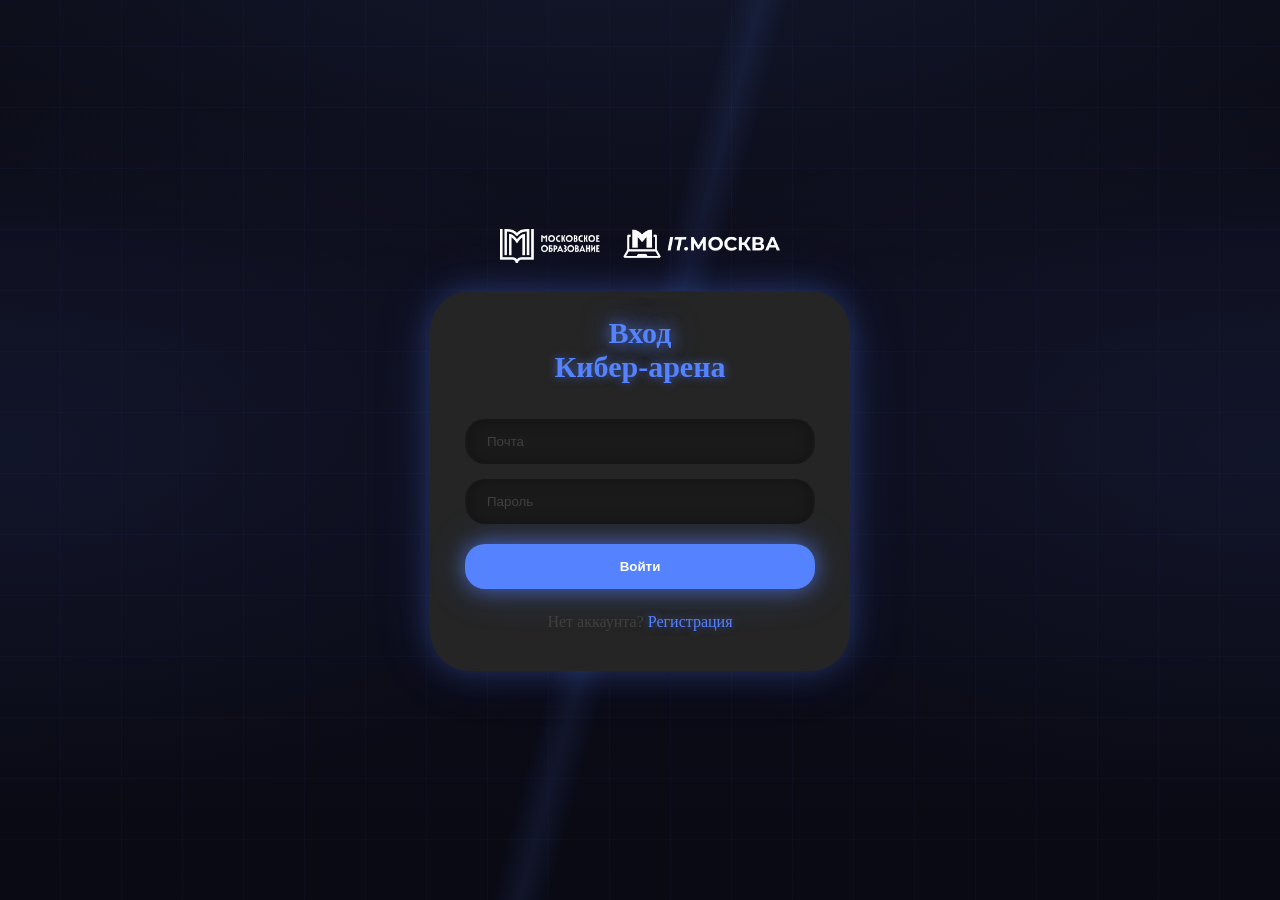
<file: forma-kiber/forma-signin.html>
<!DOCTYPE html>
<html lang="ru">
<head>
    <meta charset="UTF-8">
    <meta name="viewport" content="width=device-width, initial-scale=1.0">
    <link rel="stylesheet" href="forma-signin.css">
    <title>Sign in "Кибер-арена"</title>
    <style>
        .notification-container {
            position: fixed;
            bottom: 20px;
            right: 20px;
            z-index: 1000;
            max-width: 350px;
        }
        .notification {
            background: #252525;
            border-radius: 12px;
            padding: 16px 20px;
            color: white;
            transform: translateX(100%);
            animation: slideIn 0.3s ease forwards;
            display: flex;
            align-items: center;
            gap: 12px;
            margin-bottom: 10px;
            border-left: 4px solid;
            box-shadow: 0 0 20px rgba(0, 0, 0, 0.3);
        }
        .notification.success {
            border-left-color: #00ff88;
        }
        .notification.error {
            border-left-color: #ff4444;
        }
        .notification__icon {
            font-size: 1.5rem;
        }
        .notification.success .notification__icon {
            color: #00ff88;
        }
        .notification.error .notification__icon {
            color: #ff4444;
        }
        @keyframes slideIn {
            from { transform: translateX(100%); opacity: 0; }
            to { transform: translateX(0); opacity: 1; }
        }
        .notification.fade-out {
            animation: fadeOut 0.3s ease forwards;
        }
        @keyframes fadeOut {
            from { transform: translateX(0); opacity: 1; }
            to { transform: translateX(100%); opacity: 0; }
        }
    </style>
</head>
<body>
  <div class="signin-page">
    <header class="page-header">
      <img src="logo.png" alt="Московское образование. IT.МОСКВА" class="page-header__logo">
    </header>
    <div class="container">
    <div class="heading">Вход</div>
    <div class="heading kiber">Кибер-арена</div>
    <form action="" class="form" id="signin-form">
      <input required="" class="input" type="email" name="email" id="email" placeholder="Почта">
      <input required="" class="input" type="password" name="password" id="password" placeholder="Пароль">
      <span class="forgot-password"><a href="#"></a></span>
      <input class="login-button" type="submit" value="Войти">
      
    </form>
    <div class="social-account-container">
        
    </div>
	<p class="signup">Нет аккаунта?
		<a rel="noopener noreferrer" href="forma-signup.html" class="regi">Регистрация</a>
	</p>
</div>
  </div>
  
  <!-- Контейнер для уведомлений -->
  <div id="notification-container" class="notification-container"></div>
  
  <script src="../kiber-arena-data.js"></script>
  <script>
    // Функция для показа уведомления
    function showNotification(message, type) {
        const container = document.getElementById('notification-container');
        
        // Удаляем предыдущее уведомление
        const oldNotification = container.querySelector('.notification');
        if (oldNotification) oldNotification.remove();
        
        // Создаем уведомление
        const notification = document.createElement('div');
        notification.className = `notification ${type}`;
        
        const icon = type === 'success' ? '✅' : '❌';
        
        notification.innerHTML = `
            <span class="notification__icon">${icon}</span>
            <span>${message}</span>
        `;
        
        container.appendChild(notification);
        
        // Удаляем через 2 секунды и перенаправляем если успех
        setTimeout(() => {
            notification.classList.add('fade-out');
            setTimeout(() => {
                notification.remove();
                if (type === 'success') {
                    window.location.href = '../kiber-arena.html';
                }
            }, 300);
        }, 2000);
    }
  
    (function() {
      if (typeof initStorage === 'function') initStorage();
      var form = document.getElementById('signin-form');
      if (form) {
        form.addEventListener('submit', async function(e) {
          e.preventDefault();
          var email = (document.getElementById('email') || {}).value;
          var password = (document.getElementById('password') || {}).value;
          if (!email || !password) return;
          
          // Сначала проверяем в локальном хранилище (для старых пользователей)
          var users = typeof getUsers === 'function' ? getUsers() : [];
          var localUser = users.find(function(u) { return u.email === email && u.password === password; });
          
          if (localUser && typeof setCurrentUser === 'function') {
            setCurrentUser(localUser);
            showNotification('Успешный вход', 'success');
            return;
          }
          
          // Если нет в локальном, проверяем на сервере
          try {
            const response = await fetch('/api/login', {
              method: 'POST',
              headers: {
                'Content-Type': 'application/json'
              },
              body: JSON.stringify({ email, password })
            });
            
            const data = await response.json();
            
            if (response.ok) {
              // Сохраняем пользователя в локальное хранилище
              if (typeof setCurrentUser === 'function') {
                setCurrentUser(data.user);
              }
              showNotification('Успешный вход', 'success');
            } else {
              showNotification('Неверная почта или пароль', 'error');
            }
          } catch (error) {
            console.error('Ошибка сервера:', error);
            showNotification('Неверная почта или пароль', 'error');
          }
        });
      }
    })();
  </script>
</body>
</html>
</file>
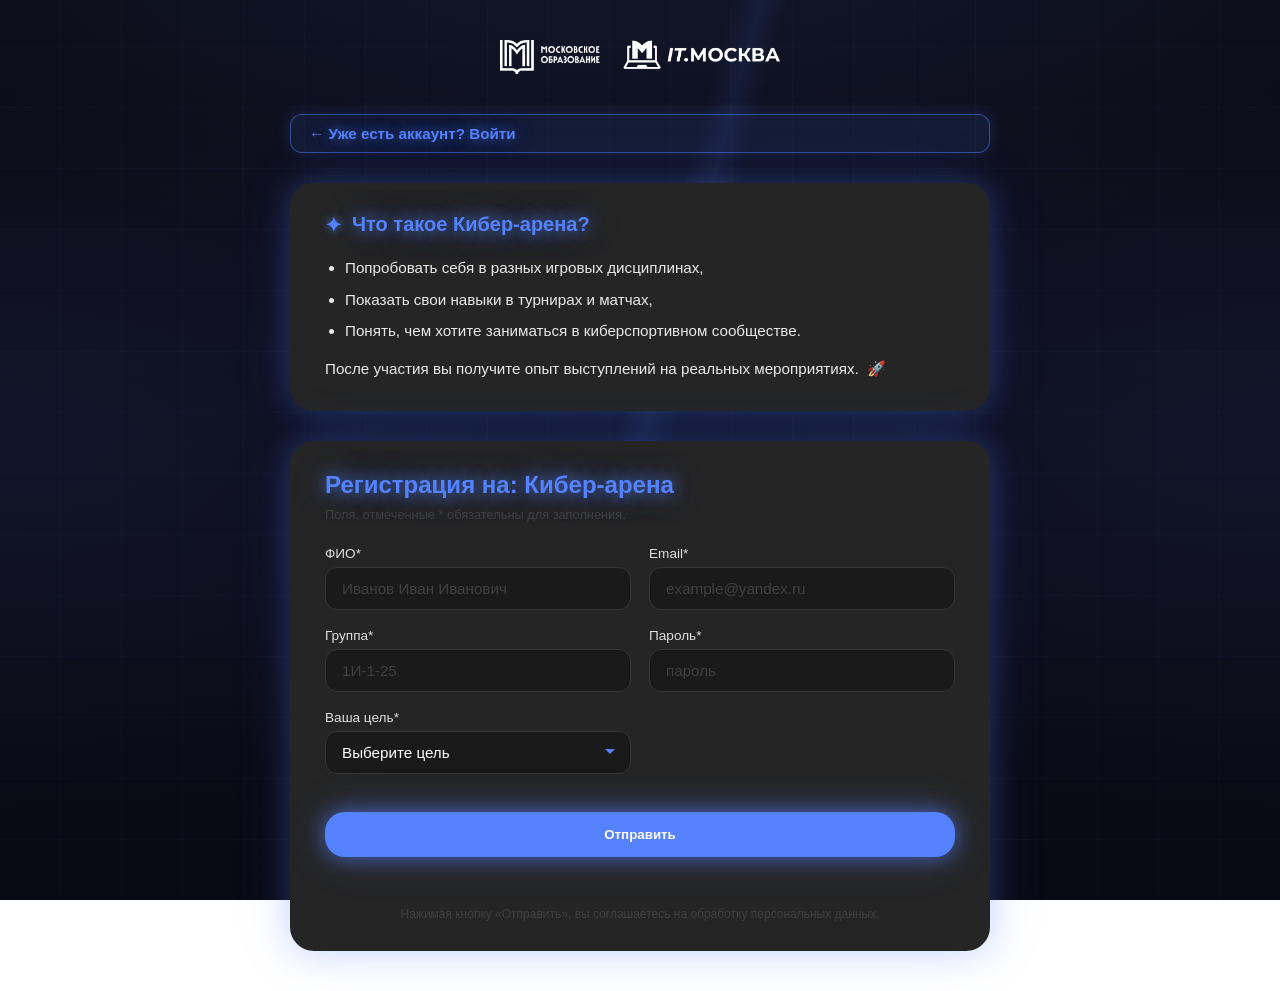
<file: forma-kiber/forma-signup.html>
<!DOCTYPE html>
<html lang="ru">
<head>
    <meta charset="UTF-8">
    <meta name="viewport" content="width=device-width, initial-scale=1.0">
    <link rel="stylesheet" href="forma-signup.css">
    <title>Регистрация — Кибер-арена</title>
    <style>
        .notification-container {
            position: fixed;
            bottom: 20px;
            right: 20px;
            z-index: 1000;
            max-width: 350px;
        }
        .notification {
            background: #252525;
            border-radius: 12px;
            padding: 16px 20px;
            color: white;
            transform: translateX(100%);
            animation: slideIn 0.3s ease forwards;
            display: flex;
            align-items: center;
            gap: 12px;
            margin-bottom: 10px;
            box-shadow: 0 0 20px rgba(0, 0, 0, 0.3);
        }
        .notification.success {
            border-left: 4px solid #00ff88;
        }
        .notification.error {
            border-left: 4px solid #ff4444;
        }
        .notification__icon {
            font-size: 1.5rem;
        }
        .notification.success .notification__icon {
            color: #00ff88;
        }
        .notification.error .notification__icon {
            color: #ff4444;
        }
        @keyframes slideIn {
            from { transform: translateX(100%); opacity: 0; }
            to { transform: translateX(0); opacity: 1; }
        }
        .notification.fade-out {
            animation: fadeOut 0.3s ease forwards;
        }
        @keyframes fadeOut {
            from { transform: translateX(0); opacity: 1; }
            to { transform: translateX(100%); opacity: 0; }
        }
    </style>
</head>
<body>
    <div class="page">
        <header class="page-header">
            <img src="logo.png" alt="Московское образование. IT.МОСКВА" class="page-header__logo">
        </header>
        <a href="forma-signin.html" class="back-button">← Уже есть аккаунт? Войти</a>
        <!-- Блок «Что такое Кибер-Арена» -->
        <section class="info-card">
            <h2 class="info-card__title">
                <span class="info-card__icon">✦</span>
                Что такое Кибер-арена?
            </h2>
            
            <ul class="info-card__list">
                <li>Попробовать себя в разных игровых дисциплинах,</li>
                <li>Показать свои навыки в турнирах и матчах,</li>
                <li>Понять, чем хотите заниматься в киберспортивном сообществе.</li>
            </ul>
            <p class="info-card__conclusion">
                После участия вы получите опыт выступлений на реальных мероприятиях.
                <span class="info-card__emoji">🚀</span>
            </p>
        </section>
        <section class="form-card">
            <h1 class="form-card__title">Регистрация на: Кибер-арена</h1>
            <p class="form-card__subtitle">Поля, отмеченные * обязательны для заполнения.</p>
            <form action="" class="form" id="signup-form">
                <div class="form__row">
                    <div class="form__field">
                        <label for="fio">ФИО*</label>
                        <input required type="text" id="fio" name="fio" placeholder="Иванов Иван Иванович">
                    </div>
                    <div class="form__field">
                        <label for="email">Email*</label>
                        <input required type="email" id="email" name="email" placeholder="example@yandex.ru">
                    </div>
                    
                </div>

                <div class="form__row">
                    <div class="form__field">
                        <label for="group">Группа*</label>
                        <input required type="text" id="group" name="group" placeholder="1И-1-25">
                    </div>
                    <div class="form__field">
                        <label for="password">Пароль*</label>
                        <input required type="password" id="password" name="password" placeholder="пароль">
                    </div>
                </div>
                <div class="form__row">
                    <div class="form__field">
                        <label for="role">Ваша цель*</label>
                        <select required id="role" name="role">
                            <option value="">Выберите цель</option>
                            <option value="player">Командная игра</option>
                            <option value="analyst">Тренировки</option>
                            <option value="captain">Участие в турнирах</option>
                        </select>
                    </div>
                </div>
                <button type="submit" class="form__submit">Отправить</button>
                <p class="form__disclaimer">
                    Нажимая кнопку «Отправить», вы соглашаетесь на обработку персональных данных.
                </p>
            </form>
        </section>
    </div>

    <!-- Контейнер для уведомлений -->
    <div id="notification-container" class="notification-container"></div>

    <script>
        document.addEventListener('DOMContentLoaded', function() {
            const form = document.getElementById('signup-form');
            
            // Функция для показа уведомления
            function showNotification(message, type) {
                const container = document.getElementById('notification-container');
                
                // Удаляем предыдущее уведомление
                const oldNotification = container.querySelector('.notification');
                if (oldNotification) oldNotification.remove();
                
                // Создаем уведомление
                const notification = document.createElement('div');
                notification.className = `notification ${type}`;
                
                const icon = type === 'success' ? '✅' : '❌';
                
                notification.innerHTML = `
                    <span class="notification__icon">${icon}</span>
                    <span>${message}</span>
                `;
                
                container.appendChild(notification);
                
                // Удаляем через 3 секунды
                setTimeout(() => {
                    notification.classList.add('fade-out');
                    setTimeout(() => notification.remove(), 300);
                }, 3000);
            }
            
            if (form) {
                form.addEventListener('submit', async function(e) {
                    e.preventDefault();
                    
                    // Собираем данные
                    const formData = {
                        email: document.getElementById('email').value,
                        password: document.getElementById('password').value,
                        fio: document.getElementById('fio').value,
                        group: document.getElementById('group').value,
                        role: document.getElementById('role').value
                    };
                    
                    console.log('Отправка данных:', formData);
                    
                    try {
                        const response = await fetch('/api/register', {
                            method: 'POST',
                            headers: {
                                'Content-Type': 'application/json'
                            },
                            body: JSON.stringify(formData)
                        });
                        
                        const data = await response.json();
                        
                        if (response.ok) {
                            showNotification('Вы успешно зарегистрировались!', 'success');
                            
                            // Очищаем форму
                            form.reset();
                            
                            // Перенаправляем через 2 секунды
                            setTimeout(() => {
                                window.location.href = 'forma-signin.html';
                            }, 2000);
                            
                        } else {
                            // Показываем уведомление об ошибке
                            if (data.detail === "Email уже существует") {
                                showNotification('Такая почта уже существует', 'error');
                            } else {
                                showNotification('Ошибка: ' + (data.detail || 'Неизвестная ошибка'), 'error');
                            }
                        }
                    } catch (error) {
                        console.error('Ошибка:', error);
                        showNotification('Ошибка подключения к серверу', 'error');
                    }
                });
            }
        });
    </script>
</body>
</html>
</file>
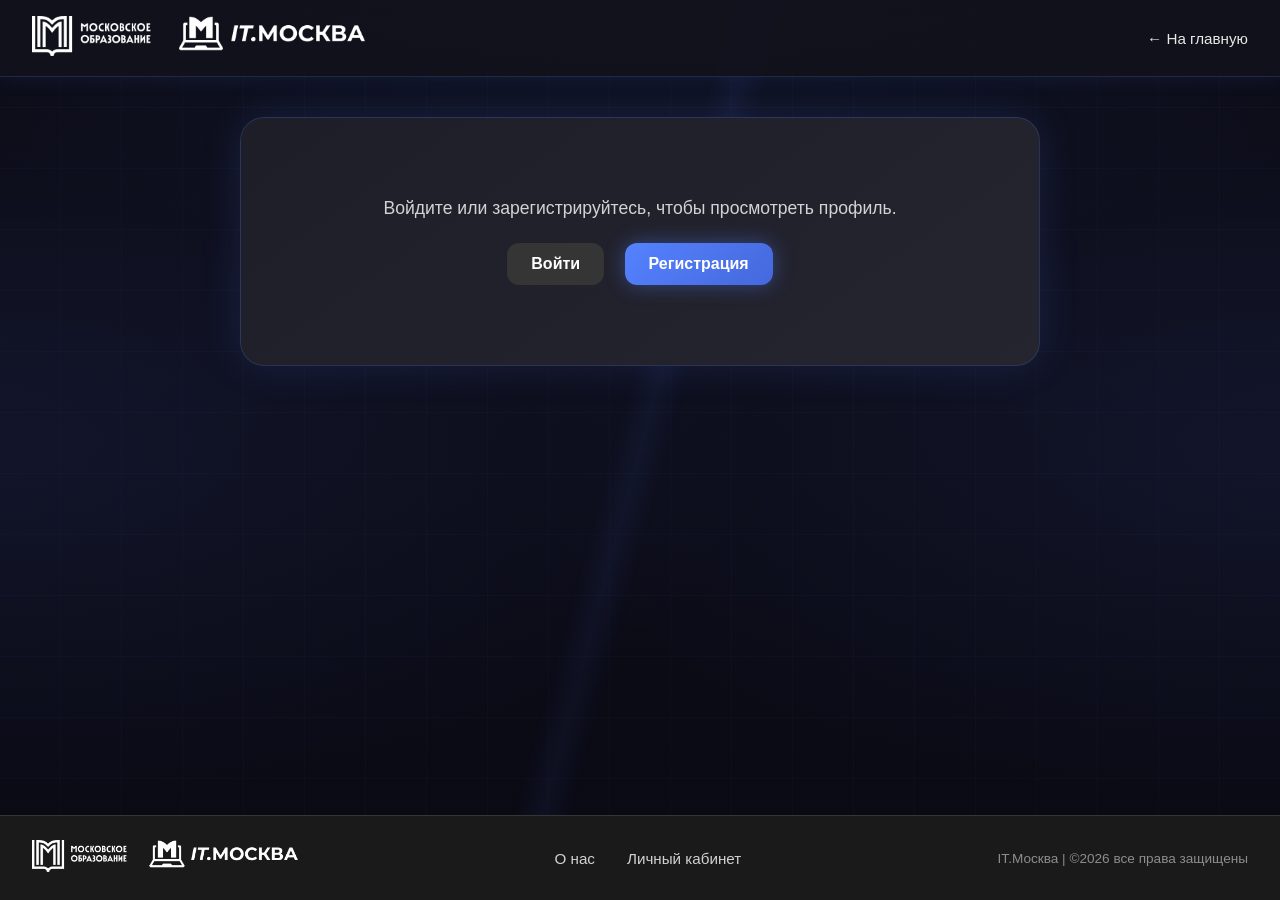
<file: kiber-profile/kiber-profile.html>
<!DOCTYPE html>
<html lang="ru">
<head>
    <meta charset="UTF-8">
    <meta name="viewport" content="width=device-width, initial-scale=1.0">
    <link rel="stylesheet" href="kiber-profile.css">
    <title>Профиль — Кибер-арена</title>
</head>
<body>
    <header class="profile-header">
        <a href="../kiber-arena.html" class="profile-header__logo">
            <img src="../forma-kiber/logo.png" alt="IT.МОСКВА">
        </a>
        <a href="../kiber-arena.html" class="profile-header__back">← На главную</a>
    </header>

    <main class="profile-main" id="profile-main">
        <div class="profile-auth" id="profile-auth">
            <p>Войдите или зарегистрируйтесь, чтобы просмотреть профиль.</p>
            <a href="../forma-kiber/forma-signin.html" class="profile-btn">Войти</a>
            <a href="../forma-kiber/forma-signup.html" class="profile-btn profile-btn--primary">Регистрация</a>
        </div>

        <div class="profile-content profile-content--hidden" id="profile-content">
            <section class="profile-card profile-card--hero" id="profile-hero-card">
                <button type="button" class="profile-settings-btn" id="profile-settings-btn" aria-label="Настройки профиля">Настройки профиля</button>
                <div class="profile-hero">
                    <div class="profile-avatar-wrap" id="profile-avatar-wrap">
                        <div class="profile-avatar" id="profile-avatar"></div>
                        <label class="profile-avatar-edit" for="avatar-input">
                            <span>✎</span> Изменить фото
                        </label>
                        <input type="file" id="avatar-input" accept="image/*" class="profile-avatar-input">
                    </div>
                    <div class="profile-hero__info">
                        <h1 class="profile-name" id="profile-fio">—</h1>
                        <p class="profile-email" id="profile-email">—</p>
                        <p class="profile-group" id="profile-group">—</p>
                        <div class="profile-coins">
                            <span class="profile-coins__icon">✦</span>
                            <span class="profile-coins__value" id="profile-coins">0</span>
                            <span class="profile-coins__label">ARcoins</span>
                        </div>
                    </div>
                </div>
            </section>

            <section class="profile-card profile-card--customization profile-card--customization--hidden" id="profile-customization-section">
                <h2 class="profile-card__title">
                    <span class="profile-card__icon">✨</span>
                    Кастомизация
                </h2>
                <p class="profile-customization-hint">Рамка аватарки и баннер приобретаются во вкладке <a href="../kiber-arena.html#exchange" id="profile-exchange-link">Обмен коинов</a> за ARcoins.</p>
                <div class="profile-owned-wrap">
                    <h3 class="profile-owned__title">Купленные рамки</h3>
                    <div class="profile-owned__grid" id="profile-owned-frames"></div>
                </div>
                <div class="profile-owned-wrap">
                    <h3 class="profile-owned__title">Купленные баннеры</h3>
                    <div class="profile-owned__grid" id="profile-owned-banners"></div>
                </div>
                <div class="profile-gif-banner-wrap profile-gif-banner-wrap--hidden" id="profile-gif-banner-wrap">
                    <label class="profile-gif-banner-label">Баннер: GIF или видео MP4 (не более 5 сек)</label>
                    <input type="url" class="profile-gif-banner-input" id="profile-banner-gif-url" placeholder="https://...gif или .mp4">
                    <div class="profile-gif-banner-row">
                        <button type="button" class="profile-gif-banner-save" id="profile-banner-gif-save">Сохранить ссылку</button>
                    </div>
                    <p class="profile-gif-banner-or">или</p>
                    <label class="profile-gif-banner-file-label">
                        <span class="profile-gif-banner-file-btn">Выбрать GIF или MP4 (до 5 сек)</span>
                        <input type="file" id="profile-banner-gif-file" accept="image/gif,.gif,video/mp4,.mp4" class="profile-gif-banner-file-input">
                    </label>
                    <p class="profile-gif-banner-hint" id="profile-banner-gif-file-hint"></p>
                </div>
            </section>

            <section class="profile-card" id="profile-team-section">
                <h2 class="profile-card__title">
                    <span class="profile-card__icon">👥</span>
                    Моя команда
                </h2>
                <div class="profile-team" id="profile-team">
                    <div class="profile-team__empty-wrap" id="profile-team-empty-wrap">
                        <p class="profile-team__empty" id="profile-team-empty">У вас пока нет команды. Создайте команду или перейдите по пригласительной ссылке.</p>
                        <button type="button" class="profile-team__create" id="profile-team-create">Создать команду</button>
                    </div>
                    <div class="profile-team__has-team profile-team__has-team--hidden" id="profile-team-has">
                        <div class="profile-team__name-row">
                            <p class="profile-team__name" id="profile-team-name"></p>
                            <button type="button" class="profile-team__edit-name profile-team__edit-name--hidden" id="profile-team-edit-name" title="Изменить название">✎</button>
                        </div>
                        <div class="profile-team__name-edit profile-team__name-edit--hidden" id="profile-team-name-edit">
                            <input type="text" class="profile-team__name-input" id="profile-team-name-input" placeholder="Название команды" maxlength="80">
                            <button type="button" class="profile-team__name-save" id="profile-team-name-save">Сохранить</button>
                            <button type="button" class="profile-team__name-cancel" id="profile-team-name-cancel">Отмена</button>
                        </div>
                        <h3 class="profile-team__subtitle">Сокомандники</h3>
                        <ul class="profile-team__members" id="profile-team-members"></ul>
                        <div class="profile-team__search-wrap profile-team__search-wrap--hidden" id="profile-team-search-wrap">
                            <label class="profile-team__search-label">Поиск участников по ФИО</label>
                            <div class="profile-team__search-row">
                                <input type="text" class="profile-team__search-input" id="profile-team-search-input" placeholder="Введите ФИО..." autocomplete="off">
                                <div class="profile-team__search-dropdown" id="profile-team-search-dropdown"></div>
                            </div>
                        </div>
                        <div class="profile-team__invite">
                            <label class="profile-team__invite-label">Пригласительная ссылка — отправьте участникам:</label>
                            <div class="profile-team__invite-row">
                                <input type="text" class="profile-team__invite-input" id="profile-team-invite-input" readonly>
                                <button type="button" class="profile-team__invite-copy" id="profile-team-invite-copy">Копировать</button>
                            </div>
                        </div>
                        <button type="button" class="profile-team__leave" id="profile-team-leave">Выйти из команды</button>
                    </div>
                    <div class="profile-team__no-team profile-team__no-team--hidden" id="profile-team-no"></div>
                    <div class="profile-team__invitations-wrap" id="profile-team-invitations-wrap">
                        <h3 class="profile-team__subtitle">Приглашения в команды</h3>
                        <div class="profile-team__invitations-list" id="profile-team-invitations-list"></div>
                    </div>
                </div>
            </section>

            <section class="profile-card">
                <h2 class="profile-card__title">
                    <span class="profile-card__icon">🏆</span>
                    Мои достижения
                </h2>
                <div class="profile-achievements" id="profile-achievements-list"></div>
            </section>

            <section class="profile-card">
                <h2 class="profile-card__title">
                    <span class="profile-card__icon">📅</span>
                    История бронирований
                </h2>
                <div class="profile-history" id="profile-history">
                    <div class="profile-booking-notice profile-booking-notice--hidden" id="profile-booking-notice"></div>
                    <p class="profile-history__empty" id="profile-history-empty">История пуста</p>
                    <div class="profile-history__list" id="profile-history-list"></div>
                </div>
            </section>

            <div class="profile-logout-wrap">
                <button type="button" class="profile-logout-btn" id="profile-logout">Выйти с аккаунта</button>
            </div>
        </div>
    </main>

    <footer class="footer">
        <a href="../kiber-arena.html" class="footer__logo">
            <img src="../forma-kiber/logo.png" alt="IT.МОСКВА">
        </a>
        <nav class="footer__nav">
            <a href="#" class="footer__link">О нас</a>
            <a href="../forma-kiber/forma-signin.html" class="footer__link">Личный кабинет</a>
            <a href="../kiber-arena-admin.html" class="footer__link footer__link--admin footer__link--hidden" id="admin-link">Админ-панель</a>
        </nav>
        <p class="footer__copy">IT.Москва | &copy;2026 все права защищены</p>
    </footer>

    <script src="../kiber-arena-data.js"></script>
    <script src="kiber-profile.js"></script>
</body>
</html>
</file>
<file: forma-kiber/forma-signin.css>
/* Тёмная тематика с синим неоном — киберспорт / видеоигры */

html, body {
  margin: 0;
  min-height: 100vh;
  box-sizing: border-box;
}

body {
  position: relative;
  display: flex;
  justify-content: center;
  align-items: center;
  padding: 20px;
  box-sizing: border-box;
  background:
    radial-gradient(ellipse 80% 50% at 50% -20%, rgba(85, 130, 255, 0.15), transparent),
    radial-gradient(ellipse 60% 40% at 100% 50%, rgba(85, 130, 255, 0.08), transparent),
    radial-gradient(ellipse 60% 40% at 0% 50%, rgba(85, 130, 255, 0.08), transparent),
    repeating-linear-gradient(
      0deg,
      transparent,
      transparent 60px,
      rgba(85, 130, 255, 0.03) 60px,
      rgba(85, 130, 255, 0.03) 61px
    ),
    repeating-linear-gradient(
      90deg,
      transparent,
      transparent 60px,
      rgba(85, 130, 255, 0.03) 60px,
      rgba(85, 130, 255, 0.03) 61px
    ),
    linear-gradient(180deg, #0a0a12 0%, #0d0d1a 30%, #0a0a14 100%);
  background-attachment: fixed;
}

body::before {
  content: '';
  position: fixed;
  top: 0;
  left: 0;
  right: 0;
  bottom: 0;
  background:
    linear-gradient(105deg, transparent 48%, rgba(85, 130, 255, 0.06) 50%, transparent 52%),
    linear-gradient(-75deg, transparent 48%, rgba(85, 130, 255, 0.04) 50%, transparent 52%);
  pointer-events: none;
  z-index: 0;
}

body > * {
  position: relative;
  z-index: 1;
}

.signin-page {
  display: flex;
  flex-direction: column;
  align-items: center;
  gap: 24px;
}

.page-header__logo {
  max-width: 280px;
  height: auto;
}

.container {
    max-width: 350px;
    width: 100%;
    background: #252525;
    border-radius: 40px;
    padding: 25px 35px;
    
    box-shadow: 0 0 30px rgba(85, 130, 255, 0.25), 0 0 60px rgba(85, 130, 255, 0.15);
  }
  
  .heading {
    text-align: center;
    font-weight: 900;
    font-size: 30px;
    color: #5582FF;
    text-shadow: 0 0 15px rgba(85, 130, 255, 0.8), 0 0 30px rgba(85, 130, 255, 0.5);
  }
  
  .form {
    margin-top: 20px;
  }
  
  .form .input {
    width: 100%;
    box-sizing: border-box;
    background: #1a1a1a;
    color: #fff;
    border: none;
    padding: 15px 20px;
    border-radius: 20px;
    margin-top: 15px;
    box-shadow: inset 0 0 15px rgba(0, 0, 0, 0.3);
    border-inline: 2px solid transparent;
  }
  
  .form .input::-moz-placeholder {
    color: #404040;
  }
  
  .form .input::placeholder {
    color: #404040;
  }
  
  .form .input:focus {
    outline: none;
    border-inline: 2px solid #5582FF;
    box-shadow: 0 0 15px rgba(85, 130, 255, 0.4), inset 0 0 15px rgba(0, 0, 0, 0.3);
  }
  
  .form .forgot-password {
    display: block;
    margin-top: 10px;
    margin-left: 10px;
  }
  
  .form .forgot-password a {
    font-size: 11px;
    color: #5582FF;
    text-decoration: none;
    text-shadow: 0 0 10px rgba(85, 130, 255, 0.6);
  }
  
  

  
  .form .login-button {
    display: block;
    width: 100%;
    font-weight: bold;
    background: #5582FF;
    color: white;
    padding-block: 15px;
    margin: 20px auto;
    border-radius: 20px;
    box-shadow: 0 0 20px rgba(85, 130, 255, 0.6), 0 0 40px rgba(85, 130, 255, 0.3);
    border: none;
    transition: all 0.2s ease-in-out;
  }
  
  .form .login-button:hover {
    transform: scale(1.03);
    box-shadow: 0 0 25px rgba(85, 130, 255, 0.8), 0 0 50px rgba(85, 130, 255, 0.5);
  }
  
  .form .login-button:active {
    transform: scale(0.95);
    box-shadow: 0 0 15px rgba(85, 130, 255, 0.5), 0 0 30px rgba(85, 130, 255, 0.3);
  }
  
  .social-account-container {
    margin-top: 25px;
  }
  
  .social-account-container .title {
    display: block;
    text-align: center;
    font-size: 10px;
    color: #5582FF;
    text-shadow: 0 0 10px rgba(85, 130, 255, 0.6);
  }
  
  .social-account-container .social-accounts {
    width: 100%;
    display: flex;
    justify-content: center;
    gap: 15px;
    margin-top: 5px;
  }
  
  .social-account-container .social-accounts .social-button {
    background: #1a1a1a;
    border: 5px solid #252525;
    padding: 5px;
    border-radius: 50%;
    width: 40px;
    aspect-ratio: 1;
    display: grid;
    place-content: center;
    box-shadow: 0 0 15px rgba(85, 130, 255, 0.4);
    transition: all 0.2s ease-in-out;
  }
  
  .social-account-container .social-accounts .social-button .svg {
    fill: #5582FF;
    margin: auto;
    filter: drop-shadow(0 0 5px rgba(85, 130, 255, 0.8));
  }
  
  .social-account-container .social-accounts .social-button:hover {
    transform: scale(1.2);
  }
  
  .social-account-container .social-accounts .social-button:active {
    transform: scale(0.9);
  }
  
  .agreement {
    display: block;
    text-align: center;
    margin-top: 15px;
  }
  
  .agreement a {
    text-decoration: none;
    color: #5582FF;
    font-size: 9px;
    text-shadow: 0 0 8px rgba(85, 130, 255, 0.5);
  }

  .signup {
    text-align: center;
    font-size: 1rem;
    line-height: 1rem;
    color: #404040;
  }
.regi {
    text-decoration: none;
    color: #5582FF;
    text-shadow: 0 0 8px rgba(85, 130, 255, 0.5);
}

  .kiber {
    color: #5582FF;
    text-shadow: 0 0 10px rgba(85, 130, 255, 0.6);
  }
/* Скопируйте сюда стили для уведомлений из forma-signin.html */
    .notification-container {
        position: fixed;
        bottom: 20px;
        right: 20px;
        z-index: 1000;
        max-width: 350px;
    }

    .notification {
        background: #252525;
        border-radius: 12px;
        padding: 16px 20px;
        box-shadow: 0 0 30px rgba(0, 0, 0, 0.5);
        color: white;
        font-size: 1rem;
        transform: translateX(100%);
        animation: slideIn 0.3s ease forwards;
        display: flex;
        align-items: center;
        gap: 12px;
        backdrop-filter: blur(10px);
        margin-bottom: 10px;
    }

    .notification.success {
        border-left: 4px solid #00ff88;
        box-shadow: 0 0 30px rgba(0, 255, 136, 0.3);
    }

    .notification.error {
        border-left: 4px solid #ff4444;
        box-shadow: 0 0 30px rgba(255, 68, 68, 0.3);
    }

    .notification__icon {
        font-size: 1.5rem;
    }

    .notification.success .notification__icon {
        color: #00ff88;
    }

    .notification.error .notification__icon {
        color: #ff4444;
    }

    @keyframes slideIn {
        from {
            transform: translateX(100%);
            opacity: 0;
        }
        to {
            transform: translateX(0);
            opacity: 1;
        }
    }

    .notification.fade-out {
        animation: fadeOut 0.3s ease forwards;
    }

    @keyframes fadeOut {
        from {
            transform: translateX(0);
            opacity: 1;
        }
        to {
            transform: translateX(100%);
            opacity: 0;
        }
    }

    @media (max-width: 600px) {
        .notification-container {
            left: 20px;
            right: 20px;
            max-width: none;
        }
    }
    /* Стили для уведомлений */
.notification-container {
    position: fixed;
    bottom: 20px;
    right: 20px;
    z-index: 1000;
    max-width: 350px;
}

.notification {
    background: #252525;
    border-radius: 12px;
    padding: 16px 20px;
    color: white;
    font-size: 1rem;
    transform: translateX(100%);
    animation: slideIn 0.3s ease forwards;
    display: flex;
    align-items: center;
    gap: 12px;
    backdrop-filter: blur(10px);
    margin-bottom: 10px;
    border-left: 4px solid;
}

.notification.success {
    border-left-color: #00ff88;
}

.notification.error {
    border-left-color: #ff4444;
}

.notification__icon {
    font-size: 1.5rem;
}

@keyframes slideIn {
    from {
        transform: translateX(100%);
        opacity: 0;
    }
    to {
        transform: translateX(0);
        opacity: 1;
    }
}

.notification.fade-out {
    animation: fadeOut 0.3s ease forwards;
}

@keyframes fadeOut {
    from {
        transform: translateX(0);
        opacity: 1;
    }
    to {
        transform: translateX(100%);
        opacity: 0;
    }
}

@media (max-width: 600px) {
    .notification-container {
        left: 20px;
        right: 20px;
        max-width: none;
    }
}
</file>
<file: forma-kiber/forma-signup.css>
/* Тёмная тематика с синим неоном — киберспорт / видеоигры */

html, body {
  margin: 0;
  min-height: 100vh;
  box-sizing: border-box;
  font-family: -apple-system, BlinkMacSystemFont, 'Segoe UI', Roboto, Oxygen, Ubuntu, sans-serif;
}

body {
  position: relative;
  display: flex;
  justify-content: center;
  align-items: flex-start;
  padding: 40px 20px;
  box-sizing: border-box;
  background:
    radial-gradient(ellipse 80% 50% at 50% -20%, rgba(85, 130, 255, 0.15), transparent),
    radial-gradient(ellipse 60% 40% at 100% 50%, rgba(85, 130, 255, 0.08), transparent),
    radial-gradient(ellipse 60% 40% at 0% 50%, rgba(85, 130, 255, 0.08), transparent),
    repeating-linear-gradient(
      0deg,
      transparent,
      transparent 60px,
      rgba(85, 130, 255, 0.03) 60px,
      rgba(85, 130, 255, 0.03) 61px
    ),
    repeating-linear-gradient(
      90deg,
      transparent,
      transparent 60px,
      rgba(85, 130, 255, 0.03) 60px,
      rgba(85, 130, 255, 0.03) 61px
    ),
    linear-gradient(180deg, #0a0a12 0%, #0d0d1a 30%, #0a0a14 100%);
  background-attachment: fixed;
}

body::before {
  content: '';
  position: fixed;
  top: 0;
  left: 0;
  right: 0;
  bottom: 0;
  background:
    linear-gradient(105deg, transparent 48%, rgba(85, 130, 255, 0.06) 50%, transparent 52%),
    linear-gradient(-75deg, transparent 48%, rgba(85, 130, 255, 0.04) 50%, transparent 52%);
  pointer-events: none;
  z-index: 0;
}

body > * {
  position: relative;
  z-index: 1;
}

.page {
  max-width: 700px;
  width: 100%;
  display: flex;
  flex-direction: column;
  gap: 30px;
}

/* Логотип */
.page-header {
  display: flex;
  justify-content: center;
  margin-bottom: 10px;
}

.page-header__logo {
  max-width: 280px;
  height: auto;
  filter: brightness(1);
}

.back-button {
  display: inline-flex;
  align-items: center;
  gap: 8px;
  padding: 10px 18px;
  font-size: 0.95rem;
  font-weight: 600;
  color: #5582FF;
  text-decoration: none;
  border: 1px solid rgba(85, 130, 255, 0.5);
  border-radius: 12px;
  background: rgba(85, 130, 255, 0.1);
  text-shadow: 0 0 12px rgba(85, 130, 255, 0.6), 0 0 24px rgba(85, 130, 255, 0.4);
  box-shadow: 0 0 15px rgba(85, 130, 255, 0.2);
  transition: color 0.2s, border-color 0.2s, box-shadow 0.2s, text-shadow 0.2s;
}

.back-button:hover {
  color: #7b9fff;
  border-color: rgba(85, 130, 255, 0.8);
  text-shadow: 0 0 18px rgba(85, 130, 255, 0.9), 0 0 32px rgba(85, 130, 255, 0.5);
  box-shadow: 0 0 25px rgba(85, 130, 255, 0.35);
}

/* Info card — «Что такое Кибер-арена» */
.info-card {
  background: #252525;
  border-radius: 24px;
  padding: 30px 35px;
  box-shadow: 0 0 30px rgba(85, 130, 255, 0.25), 0 0 60px rgba(85, 130, 255, 0.15);
}

.info-card__title {
  display: flex;
  align-items: center;
  gap: 10px;
  margin: 0 0 18px 0;
  font-size: 1.25rem;
  font-weight: 700;
  color: #5582FF;
  text-shadow: 0 0 15px rgba(85, 130, 255, 0.8), 0 0 30px rgba(85, 130, 255, 0.5);
}

.info-card__icon {
  color: #5582FF;
  text-shadow: 0 0 10px rgba(85, 130, 255, 0.9);
}

.info-card__intro {
  margin: 0 0 14px 0;
  font-size: 0.95rem;
  line-height: 1.5;
  color: rgba(255, 255, 255, 0.9);
}

.info-card__list {
  margin: 0 0 14px 0;
  padding-left: 20px;
  color: rgba(255, 255, 255, 0.9);
  font-size: 0.95rem;
  line-height: 1.7;
}

.info-card__list li {
  margin-bottom: 6px;
}

.info-card__conclusion {
  margin: 0;
  font-size: 0.95rem;
  line-height: 1.5;
  color: rgba(255, 255, 255, 0.9);
}

.info-card__emoji {
  margin-left: 4px;
}

/* Form card */
.form-card {
  background: #252525;
  border-radius: 24px;
  padding: 30px 35px;
  box-shadow: 0 0 30px rgba(85, 130, 255, 0.25), 0 0 60px rgba(85, 130, 255, 0.15);
}

.form-card__title {
  margin: 0 0 8px 0;
  font-size: 1.5rem;
  font-weight: 700;
  color: #5582FF;
  text-shadow: 0 0 15px rgba(85, 130, 255, 0.8), 0 0 30px rgba(85, 130, 255, 0.5);
}

.form-card__subtitle {
  margin: 0 0 24px 0;
  font-size: 0.8rem;
  color: #404040;
}

/* Form */
.form {
  display: flex;
  flex-direction: column;
  gap: 18px;
}

.form__row {
  display: grid;
  grid-template-columns: 1fr 1fr;
  gap: 18px;
}

.form__field {
  display: flex;
  flex-direction: column;
  gap: 6px;
}

.form__field_full {
  grid-column: 1 / -1;
}

.form__field label {
  font-size: 0.85rem;
  font-weight: 500;
  color: rgba(255, 255, 255, 0.85);
}

.form input,
.form select,
.form textarea {
  width: 100%;
  box-sizing: border-box;
  background: #1a1a1a;
  color: #fff;
  border: 1px solid #353535;
  border-radius: 12px;
  padding: 12px 16px;
  font-size: 0.95rem;
  font-family: inherit;
  transition: border-color 0.2s, box-shadow 0.2s;
}

.form input::placeholder,
.form textarea::placeholder {
  color: #404040;
}

.form input:focus,
.form select:focus,
.form textarea:focus {
  outline: none;
  border-color: #5582FF;
  box-shadow: 0 0 15px rgba(85, 130, 255, 0.4);
}

.form select {
  cursor: pointer;
  appearance: none;
  background-image: url("data:image/svg+xml,%3Csvg xmlns='http://www.w3.org/2000/svg' width='12' height='12' viewBox='0 0 12 12'%3E%3Cpath fill='%235582FF' d='M6 8L1 3h10z'/%3E%3C/svg%3E");
  background-repeat: no-repeat;
  background-position: right 14px center;
  padding-right: 36px;
}

.form textarea {
  resize: vertical;
  min-height: 60px;
}

.form__submit {
  display: block;
  width: 100%;
  font-weight: bold;
  background: #5582FF;
  color: white;
  padding-block: 15px;
  margin: 20px auto;
  border-radius: 20px;
  box-shadow: 0 0 20px rgba(85, 130, 255, 0.6), 0 0 40px rgba(85, 130, 255, 0.3);
  border: none;
  transition: all 0.2s ease-in-out;
}

.form__submit:hover {
  transform: scale(1.02);
  box-shadow: 0 0 25px rgba(85, 130, 255, 0.8), 0 0 50px rgba(85, 130, 255, 0.5);
}

.form__submit:active {
  transform: scale(0.98);
}

.form__disclaimer {
  margin: 12px 0 0 0;
  font-size: 0.75rem;
  color: #404040;
  text-align: center;
}

/* Адаптив — мобильная версия */
@media (max-width: 600px) {
  .form__row {
    grid-template-columns: 1fr;
  }

  .info-card,
  .form-card {
    padding: 24px 20px;
  }

  .form-card__title {
    font-size: 1.25rem;
  }
}
/* Контейнер для уведомления */
.notification-container {
    position: fixed;
    bottom: 20px;
    right: 20px;
    z-index: 1000;
    max-width: 350px;
}

/* Стили уведомления */
.notification {
    background: #252525;
    border-left: 4px solid #00ff88;
    border-radius: 12px;
    padding: 16px 20px;
    box-shadow: 0 0 30px rgba(0, 255, 136, 0.3);
    color: white;
    font-size: 1rem;
    transform: translateX(100%);
    animation: slideIn 0.3s ease forwards;
    display: flex;
    align-items: center;
    gap: 12px;
    backdrop-filter: blur(10px);
    border: 1px solid rgba(0, 255, 136, 0.3);
}

.notification__icon {
    font-size: 1.5rem;
    color: #00ff88;
}

@keyframes slideIn {
    from {
        transform: translateX(100%);
        opacity: 0;
    }
    to {
        transform: translateX(0);
        opacity: 1;
    }
}

.notification.fade-out {
    animation: fadeOut 0.3s ease forwards;
}

@keyframes fadeOut {
    from {
        transform: translateX(0);
        opacity: 1;
    }
    to {
        transform: translateX(100%);
        opacity: 0;
    }
}

@media (max-width: 600px) {
    .notification-container {
        left: 20px;
        right: 20px;
        max-width: none;
    }
}
</file>
<file: kiber-profile/kiber-profile.css>
/* Профиль — тематика Кибер-арена */

html, body {
  margin: 0;
  min-height: 100vh;
  box-sizing: border-box;
  font-family: -apple-system, BlinkMacSystemFont, 'Segoe UI', Roboto, Oxygen, Ubuntu, sans-serif;
}

body {
  position: relative;
  display: flex;
  flex-direction: column;
  min-height: 100vh;
  box-sizing: border-box;
  background:
    radial-gradient(ellipse 80% 50% at 50% -20%, rgba(85, 130, 255, 0.15), transparent),
    radial-gradient(ellipse 60% 40% at 100% 50%, rgba(85, 130, 255, 0.08), transparent),
    radial-gradient(ellipse 60% 40% at 0% 50%, rgba(85, 130, 255, 0.08), transparent),
    repeating-linear-gradient(0deg, transparent, transparent 60px, rgba(85, 130, 255, 0.03) 60px, rgba(85, 130, 255, 0.03) 61px),
    repeating-linear-gradient(90deg, transparent, transparent 60px, rgba(85, 130, 255, 0.03) 60px, rgba(85, 130, 255, 0.03) 61px),
    linear-gradient(180deg, #0a0a12 0%, #0d0d1a 30%, #0a0a14 100%);
  background-attachment: fixed;
}

body::before {
  content: '';
  position: fixed;
  inset: 0;
  background: linear-gradient(105deg, transparent 48%, rgba(85, 130, 255, 0.06) 50%, transparent 52%);
  pointer-events: none;
  z-index: 0;
}

body > * {
  position: relative;
  z-index: 1;
}

/* Шапка */
.profile-header {
  display: flex;
  align-items: center;
  justify-content: space-between;
  padding: 16px 32px;
  background: rgba(18, 18, 28, 0.9);
  border-bottom: 1px solid rgba(85, 130, 255, 0.2);
  box-shadow: 0 0 20px rgba(85, 130, 255, 0.1);
}

.profile-header__logo img {
  height: 40px;
  width: auto;
}

.profile-header__back {
  color: rgba(255, 255, 255, 0.9);
  text-decoration: none;
  font-size: 0.95rem;
  font-weight: 500;
  transition: color 0.2s;
}

.profile-header__back:hover {
  color: #5582FF;
}

/* Основной контент */
.profile-main {
  flex: 1;
  max-width: 800px;
  width: 100%;
  margin: 0 auto;
  padding: 40px 24px 64px;
}

.profile-auth {
  text-align: center;
  padding: 80px 32px;
  background: linear-gradient(145deg, #1e1e28 0%, #252530 100%);
  border-radius: 24px;
  border: 1px solid rgba(85, 130, 255, 0.2);
  box-shadow: 0 0 40px rgba(85, 130, 255, 0.15);
}

.profile-auth p {
  margin: 0 0 24px 0;
  color: rgba(255, 255, 255, 0.8);
  font-size: 1.1rem;
}

.profile-auth .profile-btn {
  margin: 0 8px;
}

.profile-btn {
  display: inline-block;
  padding: 12px 24px;
  background: #353535;
  color: #fff;
  text-decoration: none;
  border-radius: 12px;
  font-weight: 600;
  transition: all 0.2s;
}

.profile-btn:hover {
  background: #404040;
}

.profile-btn--primary {
  background: linear-gradient(135deg, #5582FF 0%, #4568dc 100%);
  box-shadow: 0 0 20px rgba(85, 130, 255, 0.4);
}

.profile-btn--primary:hover {
  box-shadow: 0 0 30px rgba(85, 130, 255, 0.5);
  transform: translateY(-1px);
}

.profile-auth.profile-content--hidden,
.profile-content.profile-content--hidden {
  display: none;
}

/* Кнопка «Настройки профиля» в правом верхнем углу баннера */
.profile-card--hero {
  position: relative;
}

.profile-settings-btn {
  position: absolute;
  top: 16px;
  right: 16px;
  padding: 10px 16px;
  font-size: 0.85rem;
  font-weight: 600;
  color: rgba(255, 255, 255, 0.95);
  background: rgba(0, 0, 0, 0.35);
  border: 1px solid rgba(255, 255, 255, 0.25);
  border-radius: 12px;
  cursor: pointer;
  transition: background 0.2s, border-color 0.2s, color 0.2s;
  z-index: 2;
  -webkit-tap-highlight-color: transparent;
}

.profile-settings-btn:hover {
  background: rgba(85, 130, 255, 0.35);
  border-color: rgba(85, 130, 255, 0.5);
  color: #fff;
}

.profile-card--customization--hidden {
  display: none;
}

/* Баннер как фон карточки с ФИО и аватаркой */
.profile-card--hero.custom-banner--banner-none {
  /* фон по умолчанию из .profile-card */
}

.profile-card--hero.custom-banner--banner-blue {
  background: linear-gradient(135deg, #1a237e 0%, #5582FF 50%, #0d47a1 100%);
}

.profile-card--hero.custom-banner--banner-purple {
  background: linear-gradient(135deg, #4a148c 0%, #7c4dff 50%, #311b92 100%);
}

.profile-card--hero.custom-banner--banner-fire {
  background: linear-gradient(135deg, #bf360c 0%, #ff9800 50%, #ff5722 100%);
}

.profile-card--hero.custom-banner--banner-cyber {
  background: linear-gradient(135deg, #0a0a12 0%, #1a1a2e 100%);
  background-image: linear-gradient(rgba(85,130,255,0.2) 1px, transparent 1px), linear-gradient(90deg, rgba(85,130,255,0.2) 1px, transparent 1px);
  background-size: 16px 16px;
}

/* Рамки аватарки в профиле */
.profile-avatar-wrap.custom-frame--frame-none .profile-avatar {
  border: 3px solid rgba(85, 130, 255, 0.4);
}

.profile-avatar-wrap.custom-frame--frame-gold .profile-avatar {
  border: 4px solid #d4af37;
  box-shadow: 0 0 20px rgba(212,175,55,0.6);
}

.profile-avatar-wrap.custom-frame--frame-neon .profile-avatar {
  border: 4px solid #5582FF;
  box-shadow: 0 0 25px rgba(85,130,255,0.8);
}

.profile-avatar-wrap.custom-frame--frame-silver .profile-avatar {
  border: 4px solid #c0c0c0;
  box-shadow: 0 0 18px rgba(192,192,192,0.5);
}

.profile-avatar-wrap.custom-frame--frame-rainbow .profile-avatar {
  border: 4px solid transparent;
  background-clip: padding-box;
  box-shadow: 0 0 20px rgba(255,255,255,0.3);
}

.profile-customization-hint {
  margin: 0;
  font-size: 0.9rem;
  color: rgba(255, 255, 255, 0.7);
}

.profile-customization-hint a {
  color: #5582FF;
  text-decoration: none;
}

.profile-customization-hint a:hover {
  text-decoration: underline;
}

.profile-gif-banner-wrap {
  margin-top: 16px;
  padding: 16px;
  background: rgba(0, 0, 0, 0.2);
  border-radius: 12px;
  border: 1px solid rgba(85, 130, 255, 0.2);
}

.profile-owned-wrap {
  margin-bottom: 20px;
}

.profile-owned__title {
  margin: 0 0 12px 0;
  font-size: 1rem;
  font-weight: 700;
  color: rgba(255, 255, 255, 0.95);
}

.profile-owned__grid {
  display: grid;
  grid-template-columns: repeat(auto-fill, minmax(100px, 1fr));
  gap: 12px;
}

.profile-owned__empty {
  margin: 0;
  font-size: 0.9rem;
  color: rgba(255, 255, 255, 0.6);
}

.profile-owned__empty a {
  color: #5582FF;
  text-decoration: none;
}

.profile-owned__empty a:hover {
  text-decoration: underline;
}

.profile-owned-item {
  display: flex;
  flex-direction: column;
  align-items: center;
  padding: 12px;
  background: rgba(0, 0, 0, 0.2);
  border-radius: 12px;
  border: 1px solid rgba(85, 130, 255, 0.2);
  text-align: center;
}

.profile-owned-item__preview {
  width: 56px;
  height: 56px;
  border-radius: 50%;
  margin-bottom: 8px;
  background: #2a2a35;
  flex-shrink: 0;
}

.profile-owned-item__preview--frame {
  border-radius: 50%;
}

.profile-owned-item__preview--banner,
.profile-owned-item__preview--gif {
  width: 100%;
  height: 40px;
  border-radius: 10px;
}

.profile-owned-item__name {
  font-size: 0.8rem;
  color: rgba(255, 255, 255, 0.9);
  margin-bottom: 8px;
  line-height: 1.2;
}

.profile-owned-item__btn {
  width: 100%;
  padding: 8px 12px;
  font-size: 0.8rem;
  font-weight: 600;
  color: #fff;
  background: linear-gradient(180deg, rgba(85, 130, 255, 0.3) 0%, rgba(85, 130, 255, 0.15) 100%);
  border: 1px solid rgba(85, 130, 255, 0.5);
  border-radius: 8px;
  cursor: pointer;
  transition: background 0.2s, border-color 0.2s;
}

.profile-owned-item__btn:hover {
  background: linear-gradient(180deg, rgba(85, 130, 255, 0.45) 0%, rgba(85, 130, 255, 0.25) 100%);
  border-color: rgba(85, 130, 255, 0.7);
}

.profile-owned-item__btn--on {
  opacity: 0.85;
  background: rgba(85, 130, 255, 0.25);
  border-color: rgba(85, 130, 255, 0.6);
  cursor: default;
}

.profile-gif-banner-wrap--hidden {
  display: none;
}

.profile-gif-banner-label {
  display: block;
  font-size: 0.9rem;
  color: rgba(255, 255, 255, 0.85);
  margin-bottom: 8px;
}

.profile-gif-banner-input {
  width: 100%;
  box-sizing: border-box;
  padding: 10px 14px;
  margin-bottom: 10px;
  background: #1a1a22;
  border: 1px solid rgba(85, 130, 255, 0.3);
  border-radius: 10px;
  color: #fff;
  font-size: 0.95rem;
}

.profile-gif-banner-input:focus {
  outline: none;
  border-color: #5582FF;
}

.profile-gif-banner-save {
  padding: 10px 20px;
  background: linear-gradient(135deg, #5582FF 0%, #4568dc 100%);
  border: none;
  border-radius: 10px;
  color: #fff;
  font-size: 0.95rem;
  font-weight: 600;
  cursor: pointer;
}

.profile-gif-banner-save:hover {
  opacity: 0.9;
}

.profile-gif-banner-row {
  margin-bottom: 4px;
}

.profile-gif-banner-or {
  margin: 14px 0 10px;
  font-size: 0.85rem;
  color: rgba(255, 255, 255, 0.5);
  text-align: center;
}

.profile-gif-banner-file-label {
  display: inline-block;
  cursor: pointer;
}

.profile-gif-banner-file-btn {
  display: inline-block;
  padding: 10px 20px;
  background: rgba(85, 130, 255, 0.25);
  border: 1px solid rgba(85, 130, 255, 0.5);
  border-radius: 10px;
  color: #fff;
  font-size: 0.95rem;
  font-weight: 500;
  transition: background 0.2s, border-color 0.2s;
}

.profile-gif-banner-file-btn:hover {
  background: rgba(85, 130, 255, 0.35);
  border-color: rgba(85, 130, 255, 0.7);
}

.profile-gif-banner-file-input {
  position: absolute;
  width: 0.1px;
  height: 0.1px;
  opacity: 0;
  overflow: hidden;
  z-index: -1;
}

.profile-gif-banner-hint {
  margin: 10px 0 0;
  font-size: 0.85rem;
  color: rgba(255, 255, 255, 0.6);
}

/* Карточки */
.profile-card {
  background: linear-gradient(145deg, #1e1e28 0%, #252530 100%);
  border-radius: 24px;
  padding: 32px;
  margin-bottom: 24px;
  border: 1px solid rgba(85, 130, 255, 0.15);
  box-shadow: 0 0 30px rgba(85, 130, 255, 0.15);
}

.profile-card--hero {
  margin-bottom: 24px;
  position: relative;
  overflow: hidden;
}

.profile-hero-banner-video {
  position: absolute;
  top: 0;
  left: 0;
  width: 100%;
  height: 100%;
  object-fit: cover;
  z-index: 0;
  pointer-events: none;
}

.profile-hero {
  display: flex;
  align-items: center;
  gap: 32px;
  flex-wrap: wrap;
  position: relative;
  z-index: 1;
}

.profile-avatar-wrap {
  position: relative;
  flex-shrink: 0;
}

.profile-avatar {
  width: 120px;
  height: 120px;
  border-radius: 50%;
  background: linear-gradient(135deg, #5582FF 0%, #4568dc 100%);
  display: flex;
  align-items: center;
  justify-content: center;
  font-size: 2rem;
  font-weight: 700;
  color: #fff;
  overflow: hidden;
  border: 3px solid rgba(85, 130, 255, 0.4);
  box-shadow: 0 0 30px rgba(85, 130, 255, 0.3);
  background-size: cover;
  background-position: center;
}

.profile-avatar-edit {
  display: block;
  margin-top: 12px;
  text-align: center;
  font-size: 0.85rem;
  color: #5582FF;
  cursor: pointer;
  transition: color 0.2s;
}

.profile-avatar-edit:hover {
  color: #6b92ff;
  text-shadow: 0 0 10px rgba(85, 130, 255, 0.5);
}

.profile-avatar-input {
  position: absolute;
  width: 0;
  height: 0;
  opacity: 0;
  overflow: hidden;
}

.profile-hero__info {
  flex: 1;
  min-width: 200px;
}

.profile-name {
  margin: 0 0 8px 0;
  font-size: 1.6rem;
  font-weight: 700;
  color: #fff;
  text-shadow: 0 0 20px rgba(85, 130, 255, 0.4);
}

.profile-email,
.profile-group {
  margin: 0 0 6px 0;
  font-size: 0.95rem;
  color: rgba(255, 255, 255, 0.75);
}

.profile-coins {
  display: inline-flex;
  align-items: center;
  gap: 8px;
  margin-top: 16px;
  padding: 12px 20px;
  background: rgba(85, 130, 255, 0.15);
  border-radius: 14px;
  border: 1px solid rgba(85, 130, 255, 0.3);
}

.profile-coins__icon {
  color: #5582FF;
  font-size: 1.2rem;
}

.profile-coins__value {
  font-size: 1.3rem;
  font-weight: 700;
  color: #5582FF;
  text-shadow: 0 0 15px rgba(85, 130, 255, 0.6);
}

.profile-coins__label {
  font-size: 0.9rem;
  color: rgba(255, 255, 255, 0.8);
}

.profile-card__title {
  margin: 0 0 20px 0;
  font-size: 1.2rem;
  font-weight: 700;
  color: #5582FF;
  display: flex;
  align-items: center;
  gap: 10px;
  text-shadow: 0 0 15px rgba(85, 130, 255, 0.4);
}

.profile-card__icon {
  font-size: 1.2rem;
}

/* Достижения в профиле */
.profile-achievements__empty {
  margin: 0;
  color: rgba(255, 255, 255, 0.6);
  font-size: 0.95rem;
  line-height: 1.5;
}

.profile-achievements__empty a {
  color: #5582FF;
  text-decoration: none;
}

.profile-achievements__empty a:hover {
  text-decoration: underline;
}

.profile-achievements__grid {
  display: flex;
  flex-wrap: wrap;
  gap: 12px;
}

.profile-achievement-badge {
  display: inline-flex;
  align-items: center;
  gap: 8px;
  padding: 10px 14px;
  background: rgba(85, 130, 255, 0.15);
  border: 1px solid rgba(85, 130, 255, 0.3);
  border-radius: 12px;
  font-size: 0.9rem;
  color: rgba(255, 255, 255, 0.95);
}

.profile-achievement-badge__icon {
  font-size: 1.25rem;
  line-height: 1;
}

.profile-achievement-badge__name {
  font-weight: 500;
}

/* Моя команда */
.profile-team__empty-wrap {
  margin-bottom: 20px;
}

.profile-team__empty-wrap--hidden {
  display: none !important;
}

.profile-team__empty {
  margin: 0 0 16px 0;
  color: rgba(255, 255, 255, 0.7);
  font-size: 0.95rem;
  line-height: 1.5;
}

.profile-team__empty--hidden,
.profile-team__has-team--hidden,
.profile-team__no-team--hidden {
  display: none !important;
}

.profile-team__has-team {
  margin-top: 12px;
}

.profile-team__name-row {
  display: flex;
  align-items: center;
  gap: 10px;
  margin-bottom: 16px;
}

.profile-team__name {
  margin: 0;
  font-size: 1.15rem;
  font-weight: 700;
  color: #5582FF;
}

.profile-team__edit-name {
  padding: 4px 10px;
  font-size: 0.9rem;
  background: rgba(85, 130, 255, 0.2);
  border: 1px solid rgba(85, 130, 255, 0.4);
  border-radius: 8px;
  color: #5582FF;
  cursor: pointer;
}
.profile-team__edit-name:hover {
  background: rgba(85, 130, 255, 0.35);
}
.profile-team__edit-name--hidden {
  display: none;
}

.profile-team__name-edit {
  display: flex;
  flex-wrap: wrap;
  align-items: center;
  gap: 10px;
  margin-bottom: 16px;
}
.profile-team__name-edit--hidden {
  display: none;
}
.profile-team__name-input {
  flex: 1;
  min-width: 160px;
  padding: 8px 12px;
  border-radius: 8px;
  border: 1px solid rgba(255, 255, 255, 0.2);
  background: rgba(0, 0, 0, 0.2);
  color: #fff;
  font-size: 1rem;
}
.profile-team__name-save,
.profile-team__name-cancel {
  padding: 8px 14px;
  border-radius: 8px;
  font-size: 0.9rem;
  cursor: pointer;
}
.profile-team__name-save {
  background: #5582FF;
  color: #fff;
  border: none;
}
.profile-team__name-cancel {
  background: transparent;
  color: rgba(255, 255, 255, 0.7);
  border: 1px solid rgba(255, 255, 255, 0.3);
}

.profile-team__subtitle {
  margin: 0 0 10px 0;
  font-size: 1rem;
  color: rgba(255, 255, 255, 0.85);
}

.profile-team__search-wrap--hidden {
  display: none !important;
}

.profile-team__search-wrap {
  margin-bottom: 16px;
}

.profile-team__search-label {
  display: block;
  margin: 0 0 8px 0;
  font-size: 0.9rem;
  color: rgba(255, 255, 255, 0.75);
}

.profile-team__search-row {
  position: relative;
}

.profile-team__search-input {
  width: 100%;
  padding: 10px 14px;
  background: rgba(0, 0, 0, 0.25);
  border: 1px solid rgba(255, 255, 255, 0.15);
  border-radius: 10px;
  color: #fff;
  font-size: 0.95rem;
  box-sizing: border-box;
}

.profile-team__search-input::placeholder {
  color: rgba(255, 255, 255, 0.4);
}

.profile-team__search-input:focus {
  outline: none;
  border-color: rgba(85, 130, 255, 0.5);
  box-shadow: 0 0 0 2px rgba(85, 130, 255, 0.2);
}

.profile-team__search-dropdown {
  position: absolute;
  left: 0;
  right: 0;
  top: 100%;
  margin-top: 4px;
  max-height: 220px;
  overflow-y: auto;
  background: #1a1a24;
  border: 1px solid rgba(85, 130, 255, 0.25);
  border-radius: 10px;
  box-shadow: 0 8px 24px rgba(0, 0, 0, 0.5);
  z-index: 100;
  display: none;
}

.profile-team__search-dropdown--open {
  display: block;
}

.profile-team__search-item {
  display: flex;
  align-items: center;
  justify-content: space-between;
  gap: 10px;
  width: 100%;
  padding: 12px 14px;
  text-align: left;
  background: transparent;
  border-bottom: 1px solid rgba(255, 255, 255, 0.06);
  color: rgba(255, 255, 255, 0.95);
  font-size: 0.95rem;
  transition: background 0.15s;
}

.profile-team__search-item:last-child {
  border-bottom: none;
}

.profile-team__search-item:hover {
  background: rgba(85, 130, 255, 0.08);
}

.profile-team__search-item-info {
  flex: 1;
  min-width: 0;
}

.profile-team__search-invite-btn {
  flex-shrink: 0;
  padding: 6px 12px;
  font-size: 0.85rem;
  font-weight: 600;
  color: #fff;
  background: linear-gradient(135deg, #5582FF, #3d6ae6);
  border: none;
  border-radius: 8px;
  cursor: pointer;
  transition: opacity 0.2s;
}

.profile-team__search-invite-btn:hover {
  opacity: 0.95;
}

.profile-team__search-email {
  display: block;
  font-size: 0.8rem;
  color: rgba(255, 255, 255, 0.55);
  margin-top: 2px;
}

.profile-team__search-empty {
  padding: 14px;
  color: rgba(255, 255, 255, 0.5);
  font-size: 0.9rem;
  text-align: center;
}

.profile-team__members {
  list-style: none;
  padding: 0;
  margin: 0 0 20px 0;
  display: flex;
  flex-direction: column;
  gap: 8px;
}

.profile-team__member {
  padding: 10px 14px;
  background: rgba(255, 255, 255, 0.06);
  border-radius: 10px;
  border: 1px solid rgba(255, 255, 255, 0.1);
  font-size: 0.95rem;
  color: rgba(255, 255, 255, 0.9);
}

.profile-team__owner-badge {
  font-size: 0.8rem;
  color: #5582FF;
  margin-left: 6px;
}

.profile-team__invite {
  margin-bottom: 20px;
}

.profile-team__invite-label {
  display: block;
  margin: 0 0 8px 0;
  font-size: 0.9rem;
  color: rgba(255, 255, 255, 0.75);
}

.profile-team__invite-row {
  display: flex;
  gap: 10px;
  align-items: center;
}

.profile-team__invite-input {
  flex: 1;
  padding: 10px 14px;
  background: rgba(0, 0, 0, 0.25);
  border: 1px solid rgba(255, 255, 255, 0.15);
  border-radius: 10px;
  color: #fff;
  font-size: 0.9rem;
}

.profile-team__invite-copy {
  padding: 10px 18px;
  background: linear-gradient(135deg, #5582FF, #3d6ae6);
  color: #fff;
  border: none;
  border-radius: 10px;
  font-weight: 600;
  cursor: pointer;
  font-size: 0.9rem;
}

.profile-team__invite-copy:hover {
  opacity: 0.95;
}

.profile-team__create {
  padding: 12px 24px;
  background: linear-gradient(135deg, #5582FF, #3d6ae6);
  color: #fff;
  border: none;
  border-radius: 12px;
  font-weight: 600;
  cursor: pointer;
  font-size: 1rem;
}

.profile-team__create:hover {
  opacity: 0.95;
}

.profile-team__leave {
  padding: 8px 16px;
  background: transparent;
  color: rgba(255, 255, 255, 0.6);
  border: 1px solid rgba(255, 255, 255, 0.2);
  border-radius: 10px;
  font-size: 0.9rem;
  cursor: pointer;
}

.profile-team__leave:hover {
  color: rgba(255, 255, 255, 0.9);
  border-color: rgba(255, 255, 255, 0.35);
}

.profile-team__invitations-wrap {
  margin-top: 28px;
  padding-top: 20px;
  border-top: 1px solid rgba(255, 255, 255, 0.1);
}

.profile-team__invitations-wrap .profile-team__subtitle {
  margin-bottom: 12px;
}

.profile-team__invitations-list {
  display: flex;
  flex-direction: column;
  gap: 16px;
}

.profile-team__invitations-empty {
  margin: 0;
  color: rgba(255, 255, 255, 0.5);
  font-size: 0.9rem;
}

.profile-team__invitation {
  padding: 14px 16px;
  background: rgba(85, 130, 255, 0.1);
  border: 1px solid rgba(85, 130, 255, 0.25);
  border-radius: 12px;
}

.profile-team__invitation-text {
  margin: 0 0 8px 0;
  font-size: 0.95rem;
  color: rgba(255, 255, 255, 0.95);
}

.profile-team__invitation-members {
  margin: 0 0 12px 0;
  font-size: 0.85rem;
  color: rgba(255, 255, 255, 0.7);
}

.profile-team__invitation-link-row {
  display: flex;
  gap: 10px;
  align-items: center;
  margin-bottom: 12px;
}

.profile-team__invitation-link {
  flex: 1;
  padding: 8px 12px;
  font-size: 0.85rem;
  background: rgba(0, 0, 0, 0.25);
  border: 1px solid rgba(255, 255, 255, 0.15);
  border-radius: 8px;
  color: #fff;
}

.profile-team__invitation-copy-link {
  flex-shrink: 0;
  padding: 8px 14px;
  font-size: 0.85rem;
  font-weight: 600;
  background: rgba(85, 130, 255, 0.3);
  border: 1px solid rgba(85, 130, 255, 0.4);
  border-radius: 8px;
  color: #fff;
  cursor: pointer;
}

.profile-team__invitation-actions {
  display: flex;
  gap: 10px;
}

.profile-team__invitation-btn {
  padding: 8px 16px;
  font-size: 0.9rem;
  font-weight: 600;
  border: none;
  border-radius: 8px;
  cursor: pointer;
  transition: opacity 0.2s;
}

.profile-team__invitation-btn--accept {
  background: linear-gradient(135deg, #5582FF, #3d6ae6);
  color: #fff;
}

.profile-team__invitation-btn--decline {
  background: transparent;
  color: rgba(255, 255, 255, 0.7);
  border: 1px solid rgba(255, 255, 255, 0.3);
}

.profile-team__invitation-btn:hover {
  opacity: 0.95;
}

/* История бронирований */
.profile-booking-notice {
  margin: 0 0 10px 0;
  padding: 10px 14px;
  border-radius: 10px;
  border: 1px solid rgba(85, 130, 255, 0.4);
  background: rgba(85, 130, 255, 0.08);
  color: rgba(255, 255, 255, 0.9);
  font-size: 0.9rem;
  line-height: 1.4;
}

.profile-booking-notice--hidden {
  display: none;
}

.profile-history__empty {
  margin: 0;
  color: rgba(255, 255, 255, 0.5);
  font-size: 0.95rem;
}

.profile-history__list {
  display: flex;
  flex-direction: column;
  gap: 12px;
}

.profile-history__item {
  display: flex;
  align-items: center;
  justify-content: space-between;
  flex-wrap: wrap;
  gap: 12px;
  padding: 16px 20px;
  background: rgba(0, 0, 0, 0.2);
  border-radius: 14px;
  border: 1px solid rgba(85, 130, 255, 0.15);
}

.profile-history__item-info {
  flex: 1;
}

.profile-history__item-pc {
  font-weight: 600;
  color: #5582FF;
  margin-bottom: 4px;
}

.profile-history__item-time {
  font-size: 0.9rem;
  color: rgba(255, 255, 255, 0.8);
}

.profile-history__item-date {
  font-size: 0.8rem;
  color: rgba(255, 255, 255, 0.5);
}

.profile-logout-wrap {
  margin-top: 24px;
  padding-top: 24px;
  border-top: 1px solid rgba(85, 130, 255, 0.15);
  text-align: center;
}

.profile-logout-btn {
  padding: 12px 28px;
  background: transparent;
  border: 1px solid rgba(220, 100, 100, 0.4);
  border-radius: 12px;
  color: #ff8a80;
  font-size: 0.95rem;
  font-weight: 600;
  cursor: pointer;
  transition: all 0.2s;
}

.profile-logout-btn:hover {
  background: rgba(220, 100, 100, 0.15);
  border-color: rgba(220, 100, 100, 0.6);
  box-shadow: 0 0 15px rgba(220, 100, 100, 0.2);
}

@media (max-width: 600px) {
  .profile-settings-btn {
    top: max(12px, env(safe-area-inset-top));
    right: max(12px, env(safe-area-inset-right));
    padding: 8px 14px;
    font-size: 0.8rem;
  }

  .profile-hero {
    flex-direction: column;
    text-align: center;
  }

  .profile-hero__info {
    text-align: center;
  }

  .profile-avatar-wrap {
    margin: 0 auto;
  }

  .footer {
    flex-direction: column;
    gap: 16px;
    padding: 24px 20px;
  }

  .footer__nav {
    gap: 24px;
  }
}

/* Подвал — как на kiber-arena.html */
.footer {
  display: flex;
  align-items: center;
  justify-content: space-between;
  flex-wrap: wrap;
  gap: 20px;
  padding: 24px 32px;
  background: #1a1a1a;
  border-top: 1px solid #353535;
}

.footer__logo img {
  height: 32px;
  width: auto;
}

.footer__nav {
  display: flex;
  gap: 32px;
}

.footer__link {
  color: rgba(255, 255, 255, 0.8);
  text-decoration: none;
  font-size: 0.95rem;
  transition: color 0.2s;
}

.footer__link:hover {
  color: rgba(255, 255, 255, 1);
}

.footer__copy {
  margin: 0;
  font-size: 0.85rem;
  color: rgba(255, 255, 255, 0.5);
}

.footer__link--hidden {
  display: none;
}
</file>
